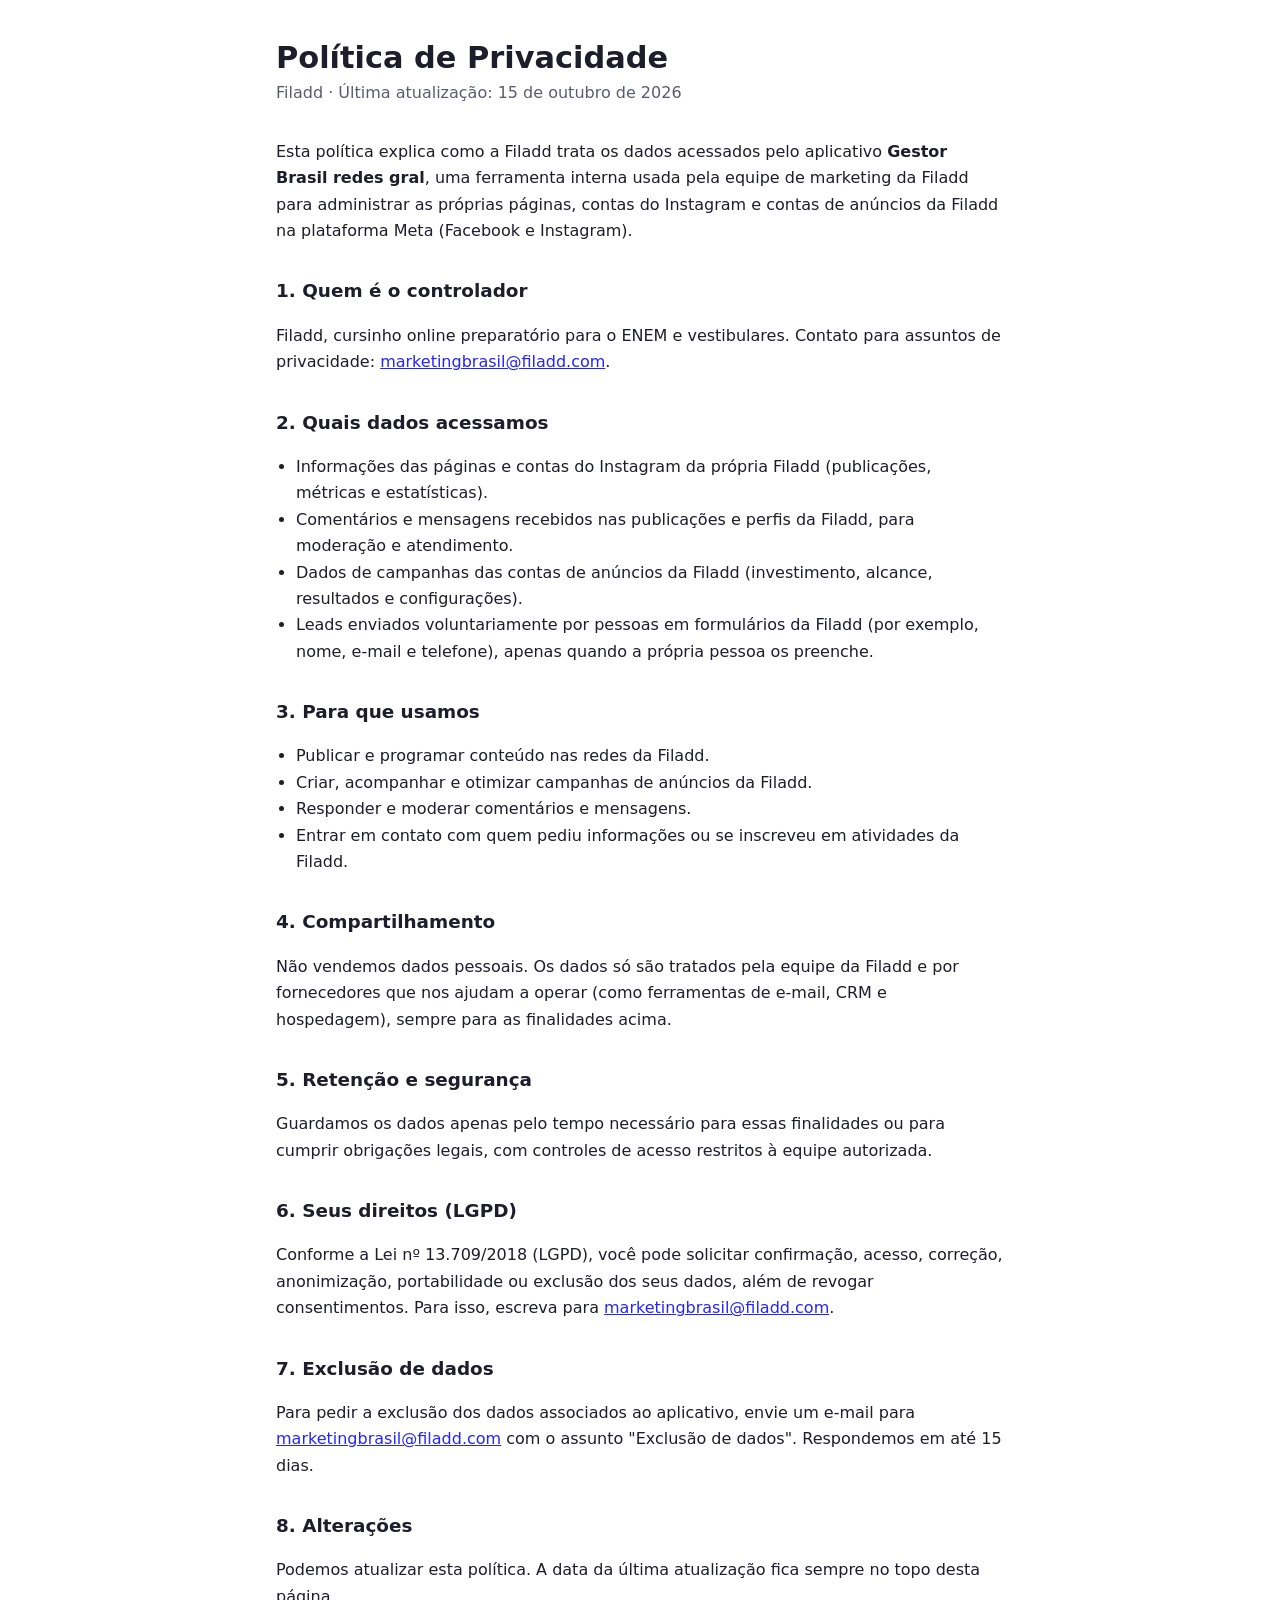
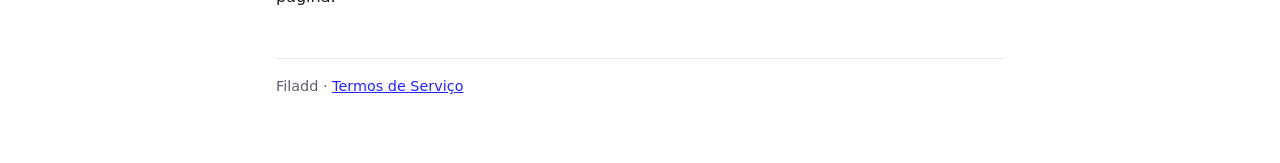
<file: privacidade.html>
<!doctype html><html lang="pt-BR"><head><meta charset="utf-8"><meta name="viewport" content="width=device-width,initial-scale=1">
<title>Política de Privacidade | Filadd</title><link rel="stylesheet" href="style.css"></head><body><main>
<h1>Política de Privacidade</h1><p class="meta">Filadd · Última atualização: 15 de outubro de 2026</p>
<p>Esta política explica como a Filadd trata os dados acessados pelo aplicativo <strong>Gestor Brasil redes gral</strong>, uma ferramenta interna usada pela equipe de marketing da Filadd para administrar as próprias páginas, contas do Instagram e contas de anúncios da Filadd na plataforma Meta (Facebook e Instagram).</p>
<h2>1. Quem é o controlador</h2>
<p>Filadd, cursinho online preparatório para o ENEM e vestibulares. Contato para assuntos de privacidade: <a href="mailto:marketingbrasil@filadd.com">marketingbrasil@filadd.com</a>.</p>
<h2>2. Quais dados acessamos</h2>
<ul>
<li>Informações das páginas e contas do Instagram da própria Filadd (publicações, métricas e estatísticas).</li>
<li>Comentários e mensagens recebidos nas publicações e perfis da Filadd, para moderação e atendimento.</li>
<li>Dados de campanhas das contas de anúncios da Filadd (investimento, alcance, resultados e configurações).</li>
<li>Leads enviados voluntariamente por pessoas em formulários da Filadd (por exemplo, nome, e-mail e telefone), apenas quando a própria pessoa os preenche.</li>
</ul>
<h2>3. Para que usamos</h2>
<ul>
<li>Publicar e programar conteúdo nas redes da Filadd.</li>
<li>Criar, acompanhar e otimizar campanhas de anúncios da Filadd.</li>
<li>Responder e moderar comentários e mensagens.</li>
<li>Entrar em contato com quem pediu informações ou se inscreveu em atividades da Filadd.</li>
</ul>
<h2>4. Compartilhamento</h2>
<p>Não vendemos dados pessoais. Os dados só são tratados pela equipe da Filadd e por fornecedores que nos ajudam a operar (como ferramentas de e-mail, CRM e hospedagem), sempre para as finalidades acima.</p>
<h2>5. Retenção e segurança</h2>
<p>Guardamos os dados apenas pelo tempo necessário para essas finalidades ou para cumprir obrigações legais, com controles de acesso restritos à equipe autorizada.</p>
<h2>6. Seus direitos (LGPD)</h2>
<p>Conforme a Lei nº 13.709/2018 (LGPD), você pode solicitar confirmação, acesso, correção, anonimização, portabilidade ou exclusão dos seus dados, além de revogar consentimentos. Para isso, escreva para <a href="mailto:marketingbrasil@filadd.com">marketingbrasil@filadd.com</a>.</p>
<h2>7. Exclusão de dados</h2>
<p>Para pedir a exclusão dos dados associados ao aplicativo, envie um e-mail para <a href="mailto:marketingbrasil@filadd.com">marketingbrasil@filadd.com</a> com o assunto "Exclusão de dados". Respondemos em até 15 dias.</p>
<h2>8. Alterações</h2>
<p>Podemos atualizar esta política. A data da última atualização fica sempre no topo desta página.</p>
<footer>Filadd · <a href="termos.html">Termos de Serviço</a></footer>
</main></body></html>
</file>
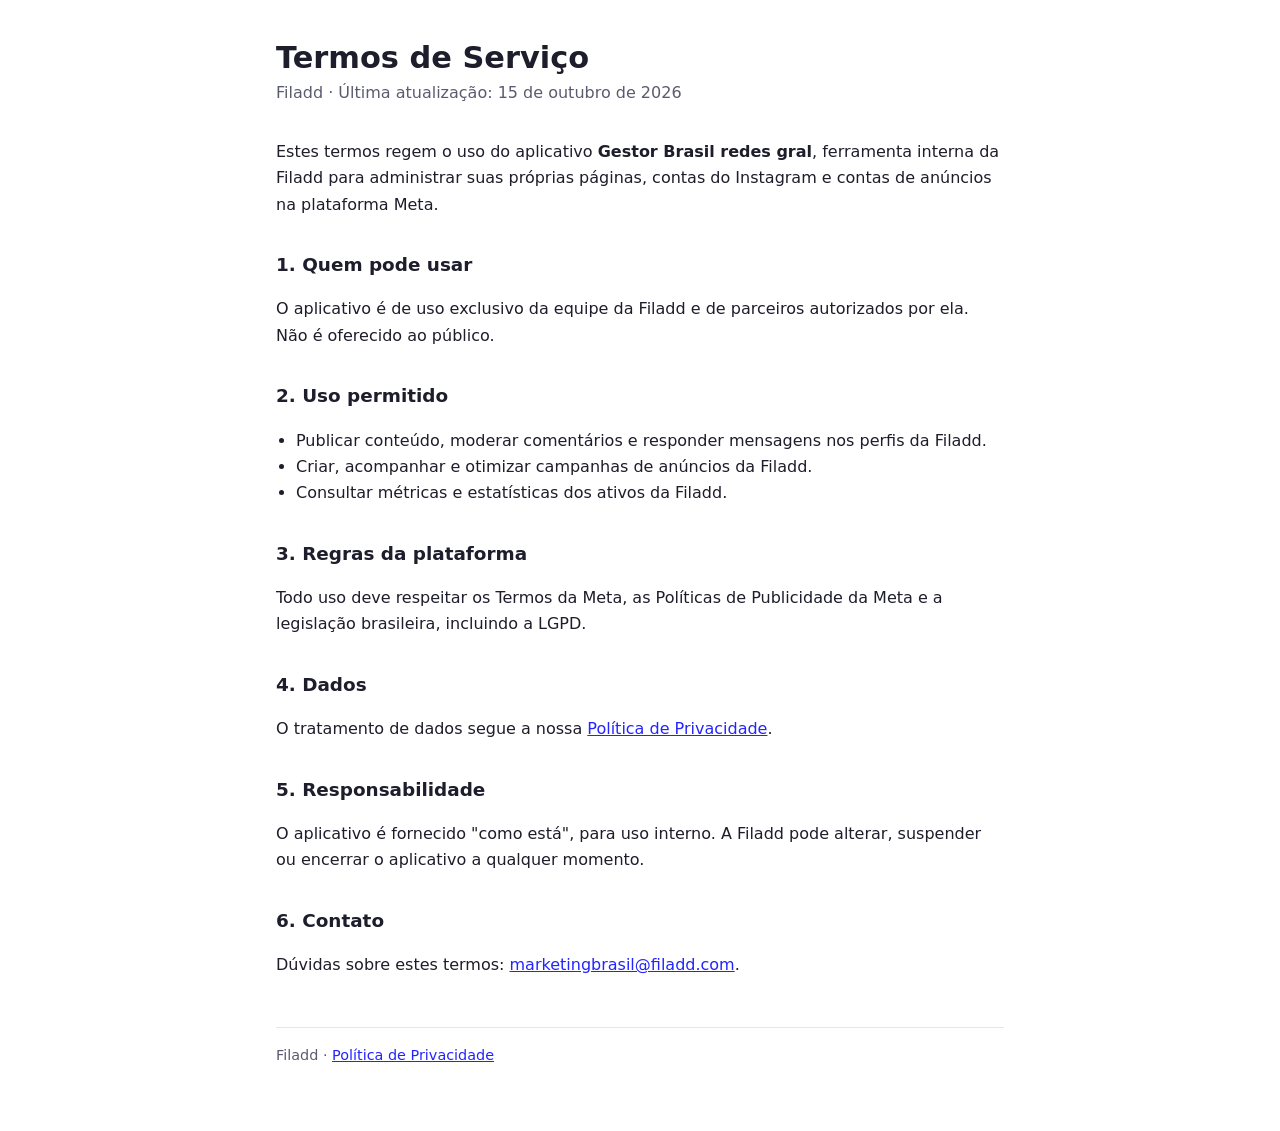
<file: termos.html>
<!doctype html><html lang="pt-BR"><head><meta charset="utf-8"><meta name="viewport" content="width=device-width,initial-scale=1">
<title>Termos de Serviço | Filadd</title><link rel="stylesheet" href="style.css"></head><body><main>
<h1>Termos de Serviço</h1><p class="meta">Filadd · Última atualização: 15 de outubro de 2026</p>
<p>Estes termos regem o uso do aplicativo <strong>Gestor Brasil redes gral</strong>, ferramenta interna da Filadd para administrar suas próprias páginas, contas do Instagram e contas de anúncios na plataforma Meta.</p>
<h2>1. Quem pode usar</h2>
<p>O aplicativo é de uso exclusivo da equipe da Filadd e de parceiros autorizados por ela. Não é oferecido ao público.</p>
<h2>2. Uso permitido</h2>
<ul>
<li>Publicar conteúdo, moderar comentários e responder mensagens nos perfis da Filadd.</li>
<li>Criar, acompanhar e otimizar campanhas de anúncios da Filadd.</li>
<li>Consultar métricas e estatísticas dos ativos da Filadd.</li>
</ul>
<h2>3. Regras da plataforma</h2>
<p>Todo uso deve respeitar os Termos da Meta, as Políticas de Publicidade da Meta e a legislação brasileira, incluindo a LGPD.</p>
<h2>4. Dados</h2>
<p>O tratamento de dados segue a nossa <a href="privacidade.html">Política de Privacidade</a>.</p>
<h2>5. Responsabilidade</h2>
<p>O aplicativo é fornecido "como está", para uso interno. A Filadd pode alterar, suspender ou encerrar o aplicativo a qualquer momento.</p>
<h2>6. Contato</h2>
<p>Dúvidas sobre estes termos: <a href="mailto:marketingbrasil@filadd.com">marketingbrasil@filadd.com</a>.</p>
<footer>Filadd · <a href="privacidade.html">Política de Privacidade</a></footer>
</main></body></html>
</file>
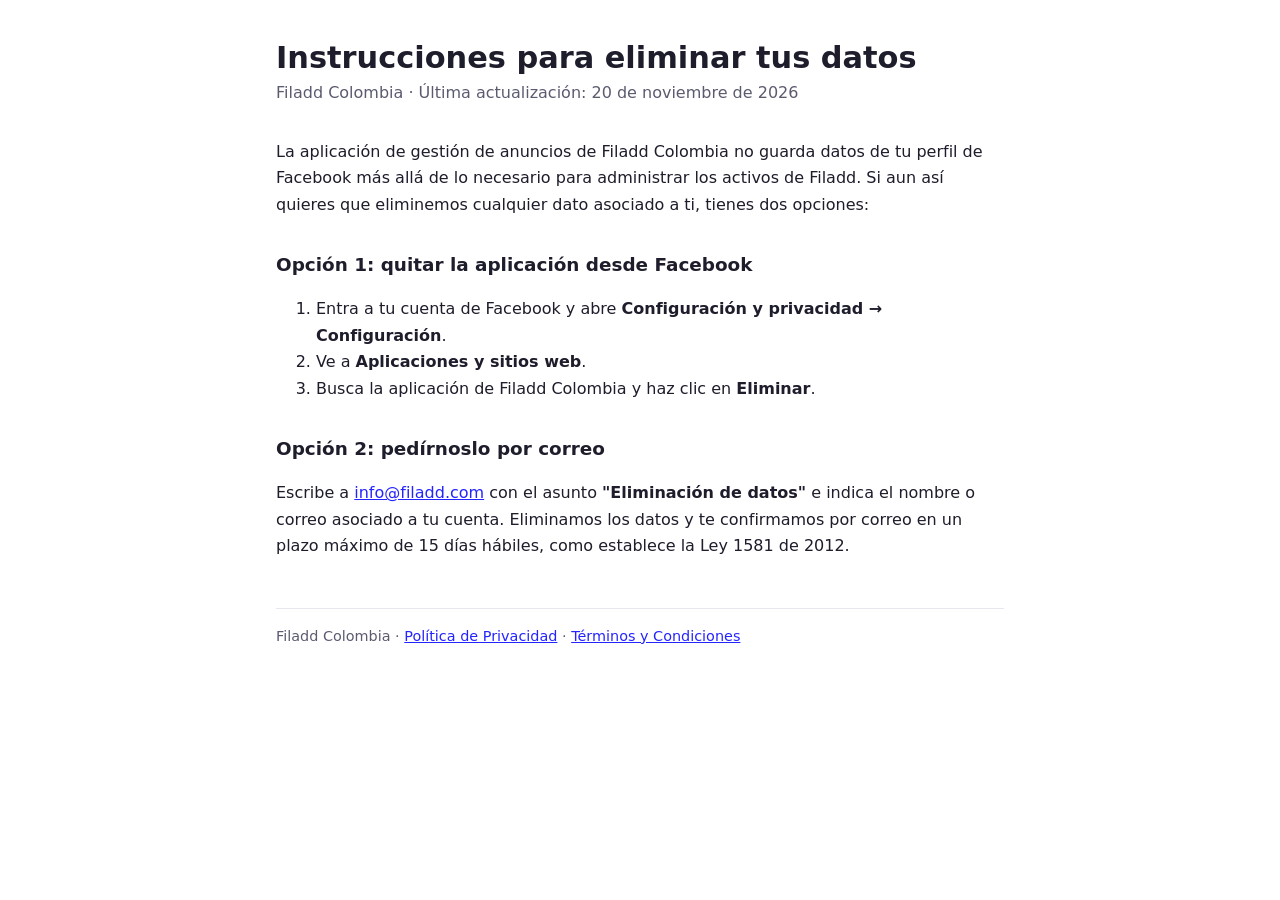
<file: co/eliminacion-datos.html>
<!doctype html><html lang="es-CO"><head><meta charset="utf-8"><meta name="viewport" content="width=device-width,initial-scale=1">
<title>Eliminación de datos | Filadd Colombia</title><link rel="stylesheet" href="../style.css"></head><body><main>
<h1>Instrucciones para eliminar tus datos</h1><p class="meta">Filadd Colombia · Última actualización: 20 de noviembre de 2026</p>
<p>La aplicación de gestión de anuncios de Filadd Colombia no guarda datos de tu perfil de Facebook más allá de lo necesario para administrar los activos de Filadd. Si aun así quieres que eliminemos cualquier dato asociado a ti, tienes dos opciones:</p>
<h2>Opción 1: quitar la aplicación desde Facebook</h2>
<ol>
<li>Entra a tu cuenta de Facebook y abre <strong>Configuración y privacidad → Configuración</strong>.</li>
<li>Ve a <strong>Aplicaciones y sitios web</strong>.</li>
<li>Busca la aplicación de Filadd Colombia y haz clic en <strong>Eliminar</strong>.</li>
</ol>
<h2>Opción 2: pedírnoslo por correo</h2>
<p>Escribe a <a href="mailto:info@filadd.com?subject=Eliminaci%C3%B3n%20de%20datos">info@filadd.com</a> con el asunto <strong>"Eliminación de datos"</strong> e indica el nombre o correo asociado a tu cuenta. Eliminamos los datos y te confirmamos por correo en un plazo máximo de 15 días hábiles, como establece la Ley 1581 de 2012.</p>
<footer>Filadd Colombia · <a href="privacidad.html">Política de Privacidad</a> · <a href="terminos.html">Términos y Condiciones</a></footer>
</main></body></html>
</file>
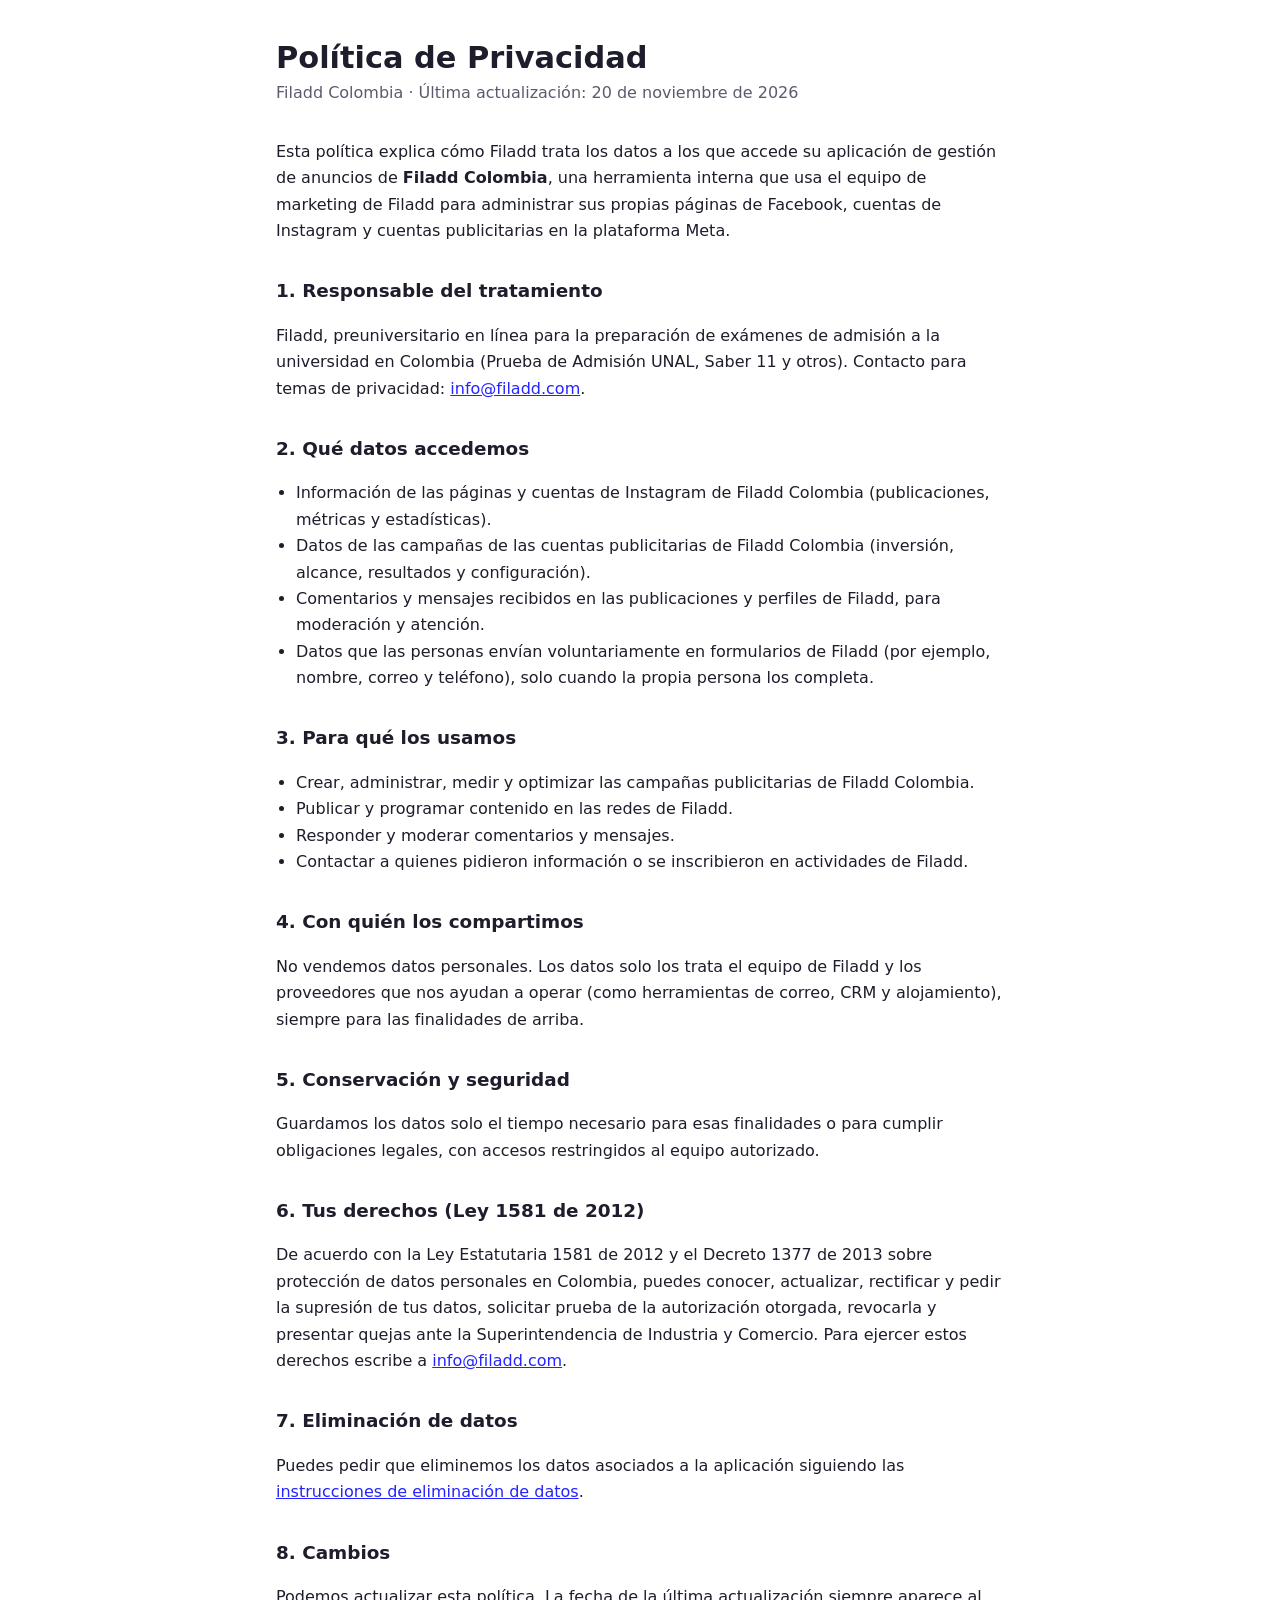
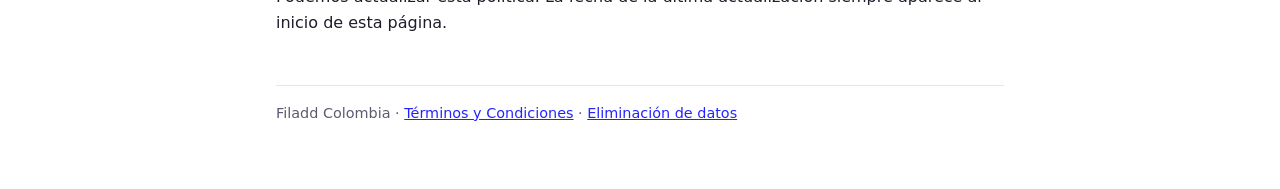
<file: co/privacidad.html>
<!doctype html><html lang="es-CO"><head><meta charset="utf-8"><meta name="viewport" content="width=device-width,initial-scale=1">
<title>Política de Privacidad | Filadd Colombia</title><link rel="stylesheet" href="../style.css"></head><body><main>
<h1>Política de Privacidad</h1><p class="meta">Filadd Colombia · Última actualización: 20 de noviembre de 2026</p>
<p>Esta política explica cómo Filadd trata los datos a los que accede su aplicación de gestión de anuncios de <strong>Filadd Colombia</strong>, una herramienta interna que usa el equipo de marketing de Filadd para administrar sus propias páginas de Facebook, cuentas de Instagram y cuentas publicitarias en la plataforma Meta.</p>
<h2>1. Responsable del tratamiento</h2>
<p>Filadd, preuniversitario en línea para la preparación de exámenes de admisión a la universidad en Colombia (Prueba de Admisión UNAL, Saber 11 y otros). Contacto para temas de privacidad: <a href="mailto:info@filadd.com">info@filadd.com</a>.</p>
<h2>2. Qué datos accedemos</h2>
<ul>
<li>Información de las páginas y cuentas de Instagram de Filadd Colombia (publicaciones, métricas y estadísticas).</li>
<li>Datos de las campañas de las cuentas publicitarias de Filadd Colombia (inversión, alcance, resultados y configuración).</li>
<li>Comentarios y mensajes recibidos en las publicaciones y perfiles de Filadd, para moderación y atención.</li>
<li>Datos que las personas envían voluntariamente en formularios de Filadd (por ejemplo, nombre, correo y teléfono), solo cuando la propia persona los completa.</li>
</ul>
<h2>3. Para qué los usamos</h2>
<ul>
<li>Crear, administrar, medir y optimizar las campañas publicitarias de Filadd Colombia.</li>
<li>Publicar y programar contenido en las redes de Filadd.</li>
<li>Responder y moderar comentarios y mensajes.</li>
<li>Contactar a quienes pidieron información o se inscribieron en actividades de Filadd.</li>
</ul>
<h2>4. Con quién los compartimos</h2>
<p>No vendemos datos personales. Los datos solo los trata el equipo de Filadd y los proveedores que nos ayudan a operar (como herramientas de correo, CRM y alojamiento), siempre para las finalidades de arriba.</p>
<h2>5. Conservación y seguridad</h2>
<p>Guardamos los datos solo el tiempo necesario para esas finalidades o para cumplir obligaciones legales, con accesos restringidos al equipo autorizado.</p>
<h2>6. Tus derechos (Ley 1581 de 2012)</h2>
<p>De acuerdo con la Ley Estatutaria 1581 de 2012 y el Decreto 1377 de 2013 sobre protección de datos personales en Colombia, puedes conocer, actualizar, rectificar y pedir la supresión de tus datos, solicitar prueba de la autorización otorgada, revocarla y presentar quejas ante la Superintendencia de Industria y Comercio. Para ejercer estos derechos escribe a <a href="mailto:info@filadd.com">info@filadd.com</a>.</p>
<h2>7. Eliminación de datos</h2>
<p>Puedes pedir que eliminemos los datos asociados a la aplicación siguiendo las <a href="eliminacion-datos.html">instrucciones de eliminación de datos</a>.</p>
<h2>8. Cambios</h2>
<p>Podemos actualizar esta política. La fecha de la última actualización siempre aparece al inicio de esta página.</p>
<footer>Filadd Colombia · <a href="terminos.html">Términos y Condiciones</a> · <a href="eliminacion-datos.html">Eliminación de datos</a></footer>
</main></body></html>
</file>
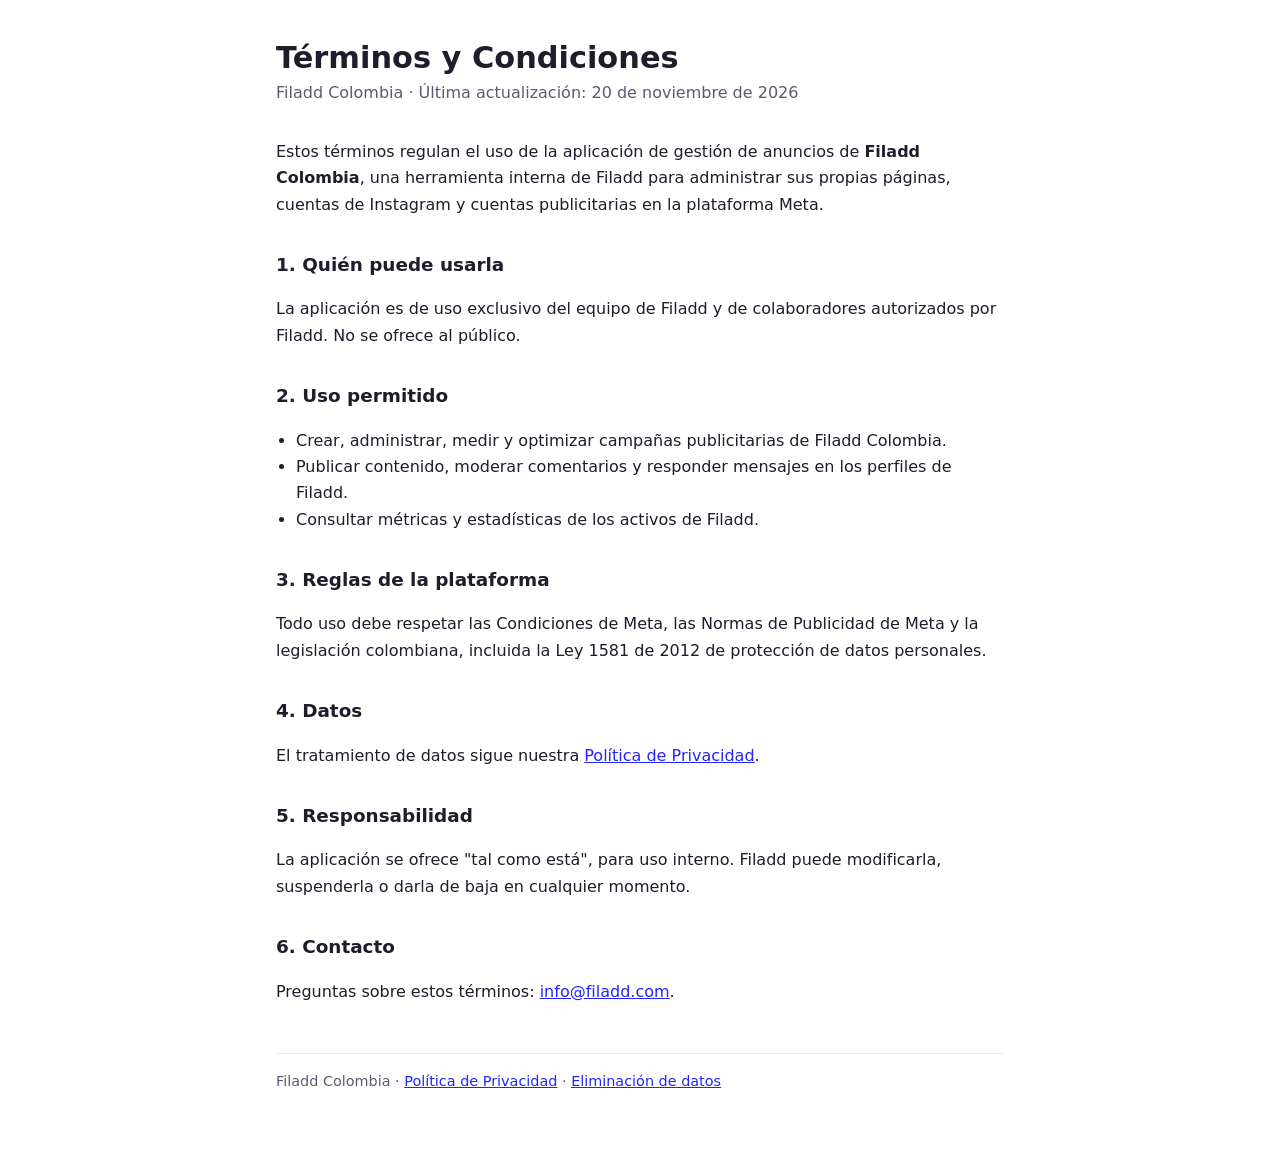
<file: co/terminos.html>
<!doctype html><html lang="es-CO"><head><meta charset="utf-8"><meta name="viewport" content="width=device-width,initial-scale=1">
<title>Términos y Condiciones | Filadd Colombia</title><link rel="stylesheet" href="../style.css"></head><body><main>
<h1>Términos y Condiciones</h1><p class="meta">Filadd Colombia · Última actualización: 20 de noviembre de 2026</p>
<p>Estos términos regulan el uso de la aplicación de gestión de anuncios de <strong>Filadd Colombia</strong>, una herramienta interna de Filadd para administrar sus propias páginas, cuentas de Instagram y cuentas publicitarias en la plataforma Meta.</p>
<h2>1. Quién puede usarla</h2>
<p>La aplicación es de uso exclusivo del equipo de Filadd y de colaboradores autorizados por Filadd. No se ofrece al público.</p>
<h2>2. Uso permitido</h2>
<ul>
<li>Crear, administrar, medir y optimizar campañas publicitarias de Filadd Colombia.</li>
<li>Publicar contenido, moderar comentarios y responder mensajes en los perfiles de Filadd.</li>
<li>Consultar métricas y estadísticas de los activos de Filadd.</li>
</ul>
<h2>3. Reglas de la plataforma</h2>
<p>Todo uso debe respetar las Condiciones de Meta, las Normas de Publicidad de Meta y la legislación colombiana, incluida la Ley 1581 de 2012 de protección de datos personales.</p>
<h2>4. Datos</h2>
<p>El tratamiento de datos sigue nuestra <a href="privacidad.html">Política de Privacidad</a>.</p>
<h2>5. Responsabilidad</h2>
<p>La aplicación se ofrece "tal como está", para uso interno. Filadd puede modificarla, suspenderla o darla de baja en cualquier momento.</p>
<h2>6. Contacto</h2>
<p>Preguntas sobre estos términos: <a href="mailto:info@filadd.com">info@filadd.com</a>.</p>
<footer>Filadd Colombia · <a href="privacidad.html">Política de Privacidad</a> · <a href="eliminacion-datos.html">Eliminación de datos</a></footer>
</main></body></html>
</file>
<file: style.css>
:root{--bg:#fff;--fg:#1d1d2b;--muted:#5b5b70;--accent:#2424FF;--line:#e6e6ef}
@media (prefers-color-scheme:dark){:root{--bg:#121220;--fg:#ececf5;--muted:#a3a3b8;--accent:#8c8cff;--line:#2a2a3d}}
*{box-sizing:border-box}body{margin:0;background:var(--bg);color:var(--fg);font:16px/1.65 system-ui,-apple-system,Segoe UI,Roboto,sans-serif}
main{max-width:760px;margin:0 auto;padding:40px 16px 64px}h1{font-size:1.9rem;line-height:1.2;margin:0 0 4px}
.meta{color:var(--muted);margin:0 0 32px}h2{font-size:1.15rem;margin:32px 0 8px}a{color:var(--accent)}
ul{padding-left:20px}footer{border-top:1px solid var(--line);margin-top:48px;padding-top:16px;color:var(--muted);font-size:.9rem}
</file>
